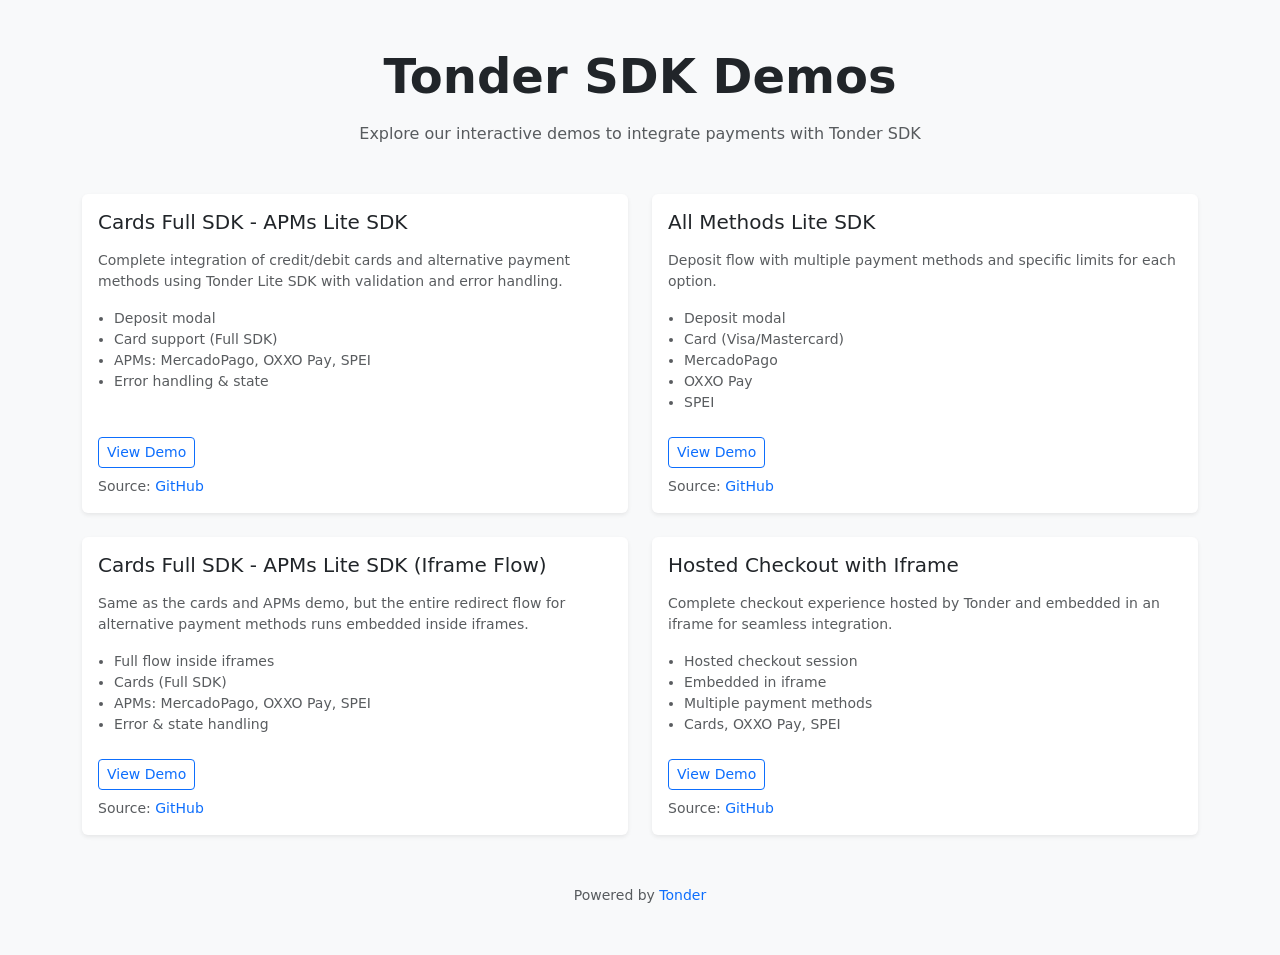
<file: index.html>
<!doctype html>
<html lang="en">
  <head>
    <meta charset="UTF-8" />
    <meta name="viewport" content="width=device-width, initial-scale=1.0" />
    <title>Tonder SDK Demos</title>
    <!-- Bootstrap CSS -->
    <link
      href="https://cdn.jsdelivr.net/npm/bootstrap@5.3.3/dist/css/bootstrap.min.css"
      rel="stylesheet"
      integrity="sha384-QWTKZyjpPEjISv5WaRU9OFeRpok6YctnYmDr5pNlyT2bRjXh0JMhjY6hW+ALEwIH"
      crossorigin="anonymous"
    />
  </head>
  <body class="bg-light">
    <div class="container py-5">
      <header class="text-center mb-5">
        <h1 class="display-5 fw-semibold mb-3">Tonder SDK Demos</h1>
        <p class="text-muted mb-0">
          Explore our interactive demos to integrate payments with Tonder SDK
        </p>
      </header>

      <div class="row g-4">
        <!-- Demo 1 -->
        <div class="col-md-6">
          <div class="card h-100 shadow-sm border-0">
            <div class="card-body d-flex flex-column">
              <h2 class="h5 mb-3">Cards Full SDK - APMs Lite SDK</h2>
              <p class="text-muted small mb-3">
                Complete integration of credit/debit cards and alternative payment methods using Tonder Lite SDK with validation and error handling.
              </p>
              <ul class="small text-muted mb-4 ps-3">
                <li>Deposit modal</li>
                <li>Card support (Full SDK)</li>
                <li>APMs: MercadoPago, OXXO Pay, SPEI</li>
                <li>Error handling & state</li>
              </ul>
              <div class="mt-auto d-flex flex-column gap-2 align-items-start">
                <a href="./cards-full-apms-lite/index.html" class="btn btn-outline-primary btn-sm">View Demo</a>
                <small class="text-muted">Source: <a class="text-decoration-none" target="_blank" rel="noopener" href="https://github.com/tonderio/demos/tree/main/cards-full-apms-lite">GitHub</a></small>
              </div>
            </div>
          </div>
        </div>

        <!-- Demo 2 -->
        <div class="col-md-6">
          <div class="card h-100 shadow-sm border-0">
            <div class="card-body d-flex flex-column">
              <h2 class="h5 mb-3">All Methods Lite SDK</h2>
              <p class="text-muted small mb-3">
                Deposit flow with multiple payment methods and specific limits for each option.
              </p>
              <ul class="small text-muted mb-4 ps-3">
                <li>Deposit modal</li>
                <li>Card (Visa/Mastercard)</li>
                <li>MercadoPago</li>
                <li>OXXO Pay</li>
                <li>SPEI</li>
              </ul>
              <div class="mt-auto d-flex flex-column gap-2 align-items-start">
                <a href="./lite-all-methods/index.html" class="btn btn-outline-primary btn-sm">View Demo</a>
                <small class="text-muted">Source: <a class="text-decoration-none" target="_blank" rel="noopener" href="https://github.com/tonderio/demos/tree/main/lite-all-methods">GitHub</a></small>
              </div>
            </div>
          </div>
        </div>

        <!-- Demo 3 -->
        <div class="col-md-6">
          <div class="card h-100 shadow-sm border-0">
            <div class="card-body d-flex flex-column">
              <h2 class="h5 mb-3">Cards Full SDK - APMs Lite SDK (Iframe Flow)</h2>
              <p class="text-muted small mb-3">
                Same as the cards and APMs demo, but the entire redirect flow for alternative payment methods runs embedded inside iframes.
              </p>
              <ul class="small text-muted mb-4 ps-3">
                <li>Full flow inside iframes</li>
                <li>Cards (Full SDK)</li>
                <li>APMs: MercadoPago, OXXO Pay, SPEI</li>
                <li>Error & state handling</li>
              </ul>
              <div class="mt-auto d-flex flex-column gap-2 align-items-start">
                <a href="./cards-full-apms-lite-with-iframe/index.html" class="btn btn-outline-primary btn-sm">View Demo</a>
                <small class="text-muted">Source: <a class="text-decoration-none" target="_blank" rel="noopener" href="https://github.com/tonderio/demos/tree/main/cards-full-apms-lite-with-iframe">GitHub</a></small>
              </div>
            </div>
          </div>
        </div>

        <!-- Demo 4 -->
        <div class="col-md-6">
          <div class="card h-100 shadow-sm border-0">
            <div class="card-body d-flex flex-column">
              <h2 class="h5 mb-3">Hosted Checkout with Iframe</h2>
              <p class="text-muted small mb-3">
                Complete checkout experience hosted by Tonder and embedded in an iframe for seamless integration.
              </p>
              <ul class="small text-muted mb-4 ps-3">
                <li>Hosted checkout session</li>
                <li>Embedded in iframe</li>
                <li>Multiple payment methods</li>
                <li>Cards, OXXO Pay, SPEI</li>
              </ul>
              <div class="mt-auto d-flex flex-column gap-2 align-items-start">
                <a href="./hosted-checkout-iframe/index.html" class="btn btn-outline-primary btn-sm">View Demo</a>
                <small class="text-muted">Source: <a class="text-decoration-none" target="_blank" rel="noopener" href="https://github.com/tonderio/demos/tree/main/hosted-checkout-iframe">GitHub</a></small>
              </div>
            </div>
          </div>
        </div>
      </div>

      <footer class="text-center mt-5">
        <small class="text-muted">Powered by <a href="https://tonder.io" class="text-decoration-none">Tonder</a></small>
      </footer>
    </div>

    <script
      src="https://cdn.jsdelivr.net/npm/bootstrap@5.3.3/dist/js/bootstrap.bundle.min.js"
      integrity="sha384-YvpcrYf0tY3lHB60NNkmXc5s9fDVZLESaAA55NDzOxhy9GkcIdslK1eN7N6jIeHz"
      crossorigin="anonymous"
    ></script>
  </body>
</html>
</file>
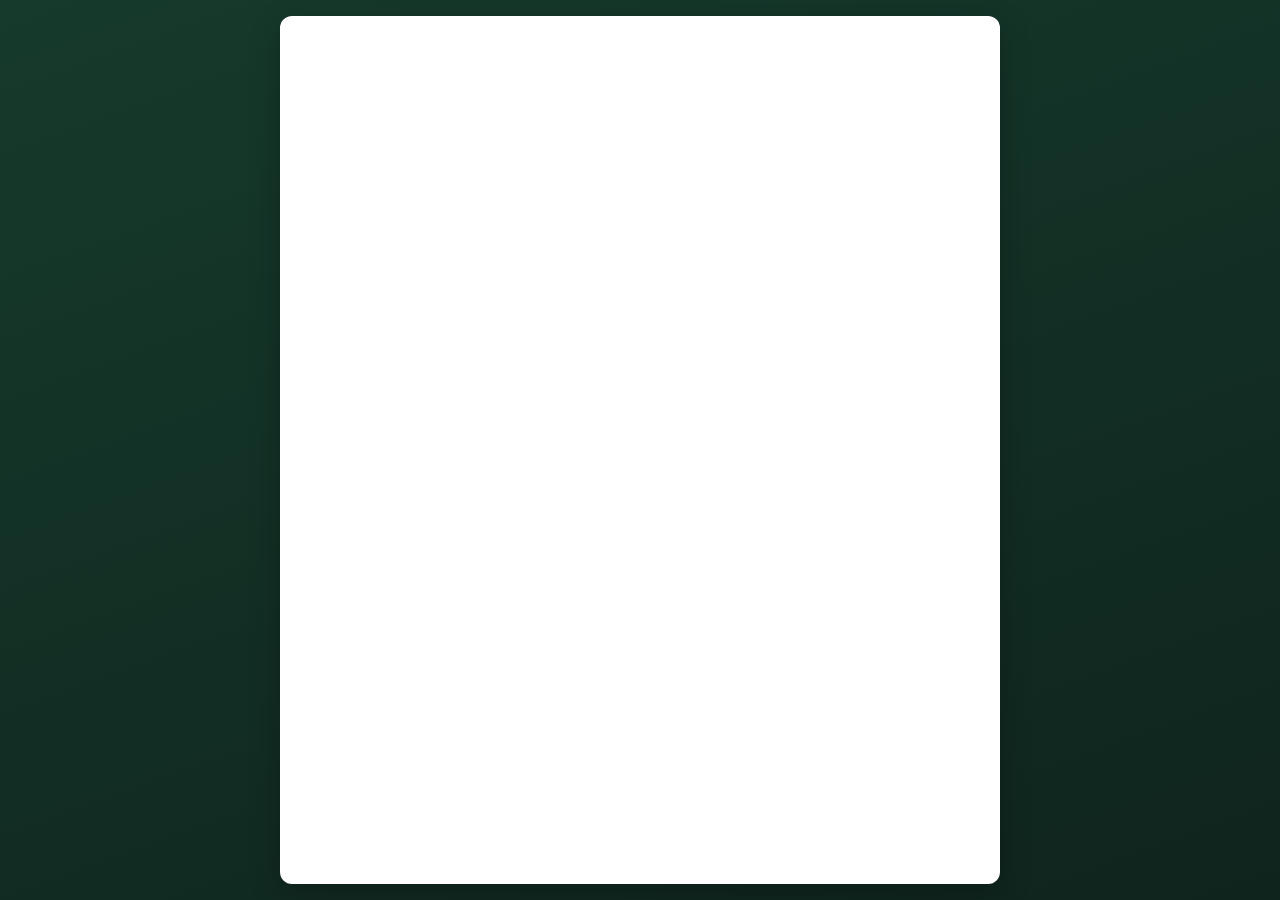
<file: payframe-simulator/index.html>
<!DOCTYPE html>
<html lang="es">
<head>
  <meta charset="UTF-8">
  <meta name="viewport" content="width=device-width, initial-scale=1.0">
  <title>Checkout - payframe-dev</title>
  <link rel="stylesheet" href="assets/checkout.css">
</head>
<body>
  <div
    id="checkout-root"
    class="checkout-container"
    data-checkout-url="https://stage-payflow.tonder.io/checkout/cs_150_70832_ec8077ccb813fb397205886540e3d3ea3427cf8bd85fc691"
    data-session-id="e0c88409-cc1c-4596-9455-7ddf1e6d95a9"
    data-order-id="6a0e3dda30be61f23f99005e"
    data-webhook-url="https://api-payframe-dev.paybridge.com.mx/api/v1/webhooks/tonder"
    data-return-url="https://betxicodev.betplay.site/"
    data-gateway-origin="https://stage-payflow.tonder.io"
    data-theme-primary="#1f6f4d"
    data-theme-grad-start="#163a2c"
    data-theme-grad-end="#0f241d"
  >
    <div class="payment-container">
      <div id="loading" class="loading">
        <div class="spinner"></div>
        <p>Cargando checkout seguro...</p>
      </div>

      <div id="error-container" class="is-hidden"></div>

      <iframe
        id="checkout-iframe"
        class="is-hidden"
        allow="payment"
        title="Hosted Checkout"
      ></iframe>
    </div>
  </div>

  <script src="assets/checkout.js" defer></script>
</body>
</html>
</file>
<file: payframe-simulator/assets/checkout.css>
:root {
  --pf-primary: #1f6f4d;
  --pf-grad-start: #163a2c;
  --pf-grad-end: #0f241d;
}

* { box-sizing: border-box; margin: 0; padding: 0; }

html, body {
  height: 100%;
  font-family: -apple-system, BlinkMacSystemFont, "Segoe UI", sans-serif;
  background: linear-gradient(160deg, var(--pf-grad-start), var(--pf-grad-end));
  color: #f8fafc;
}

.checkout-container {
  min-height: 100vh;
  display: flex;
  align-items: stretch;
  justify-content: center;
  padding: 16px;
}

.payment-container {
  position: relative;
  flex: 1;
  max-width: 720px;
  background: #fff;
  border-radius: 12px;
  overflow: hidden;
  box-shadow: 0 10px 30px rgba(0, 0, 0, .25);
  display: flex;
  flex-direction: column;
  min-height: 600px;
}

.loading {
  position: absolute;
  inset: 0;
  display: flex;
  flex-direction: column;
  align-items: center;
  justify-content: center;
  gap: 14px;
  background: #fff;
  color: #334155;
  font-size: 14px;
  z-index: 2;
}

.is-hidden { display: none !important; }

.spinner {
  width: 36px;
  height: 36px;
  border: 3px solid #e2e8f0;
  border-top-color: var(--pf-primary);
  border-radius: 50%;
  animation: pf-spin .8s linear infinite;
}

@keyframes pf-spin { to { transform: rotate(360deg); } }

#error-container {
  padding: 16px;
}

.error-message {
  background: #fff1f2;
  border: 1px solid #fecdd3;
  border-radius: 8px;
  padding: 10px 14px;
  font-size: 13px;
  color: #be123c;
}

iframe#checkout-iframe {
  flex: 1;
  width: 100%;
  border: none;
  min-height: 600px;
}
</file>
